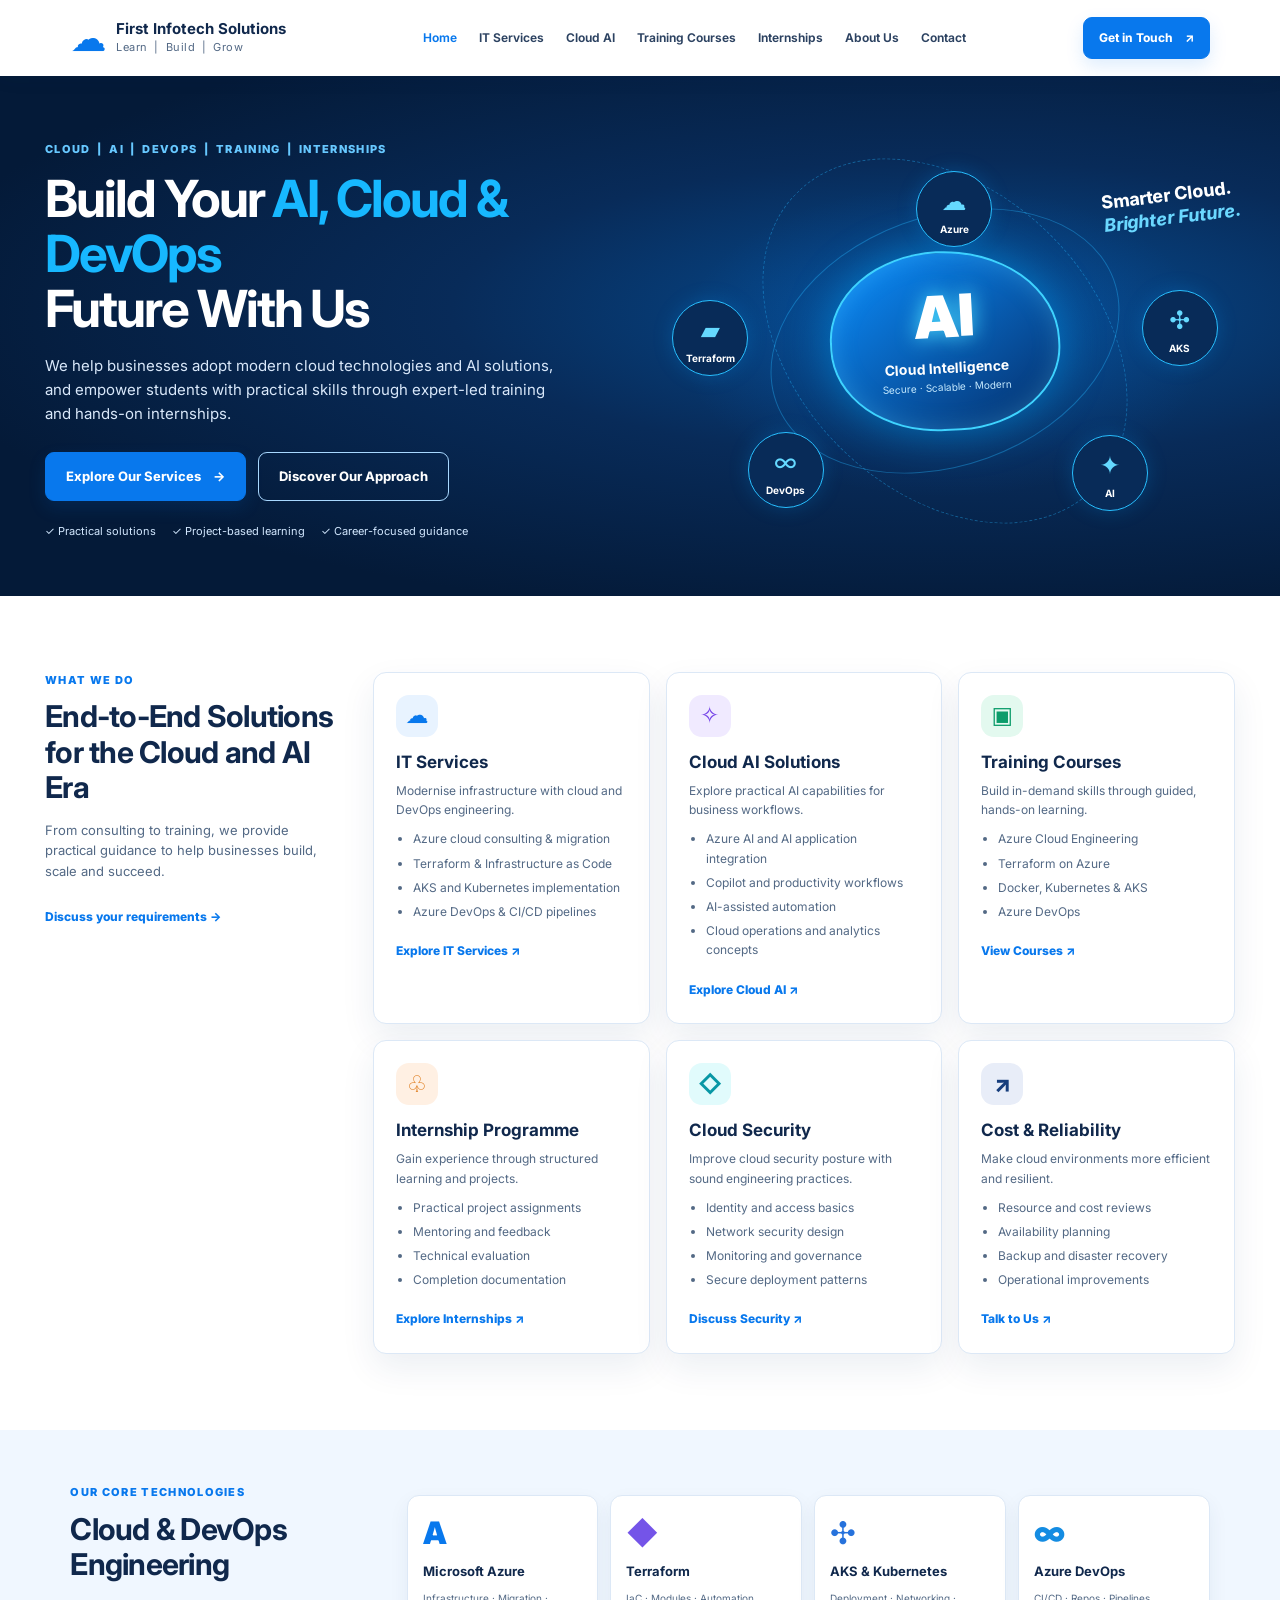
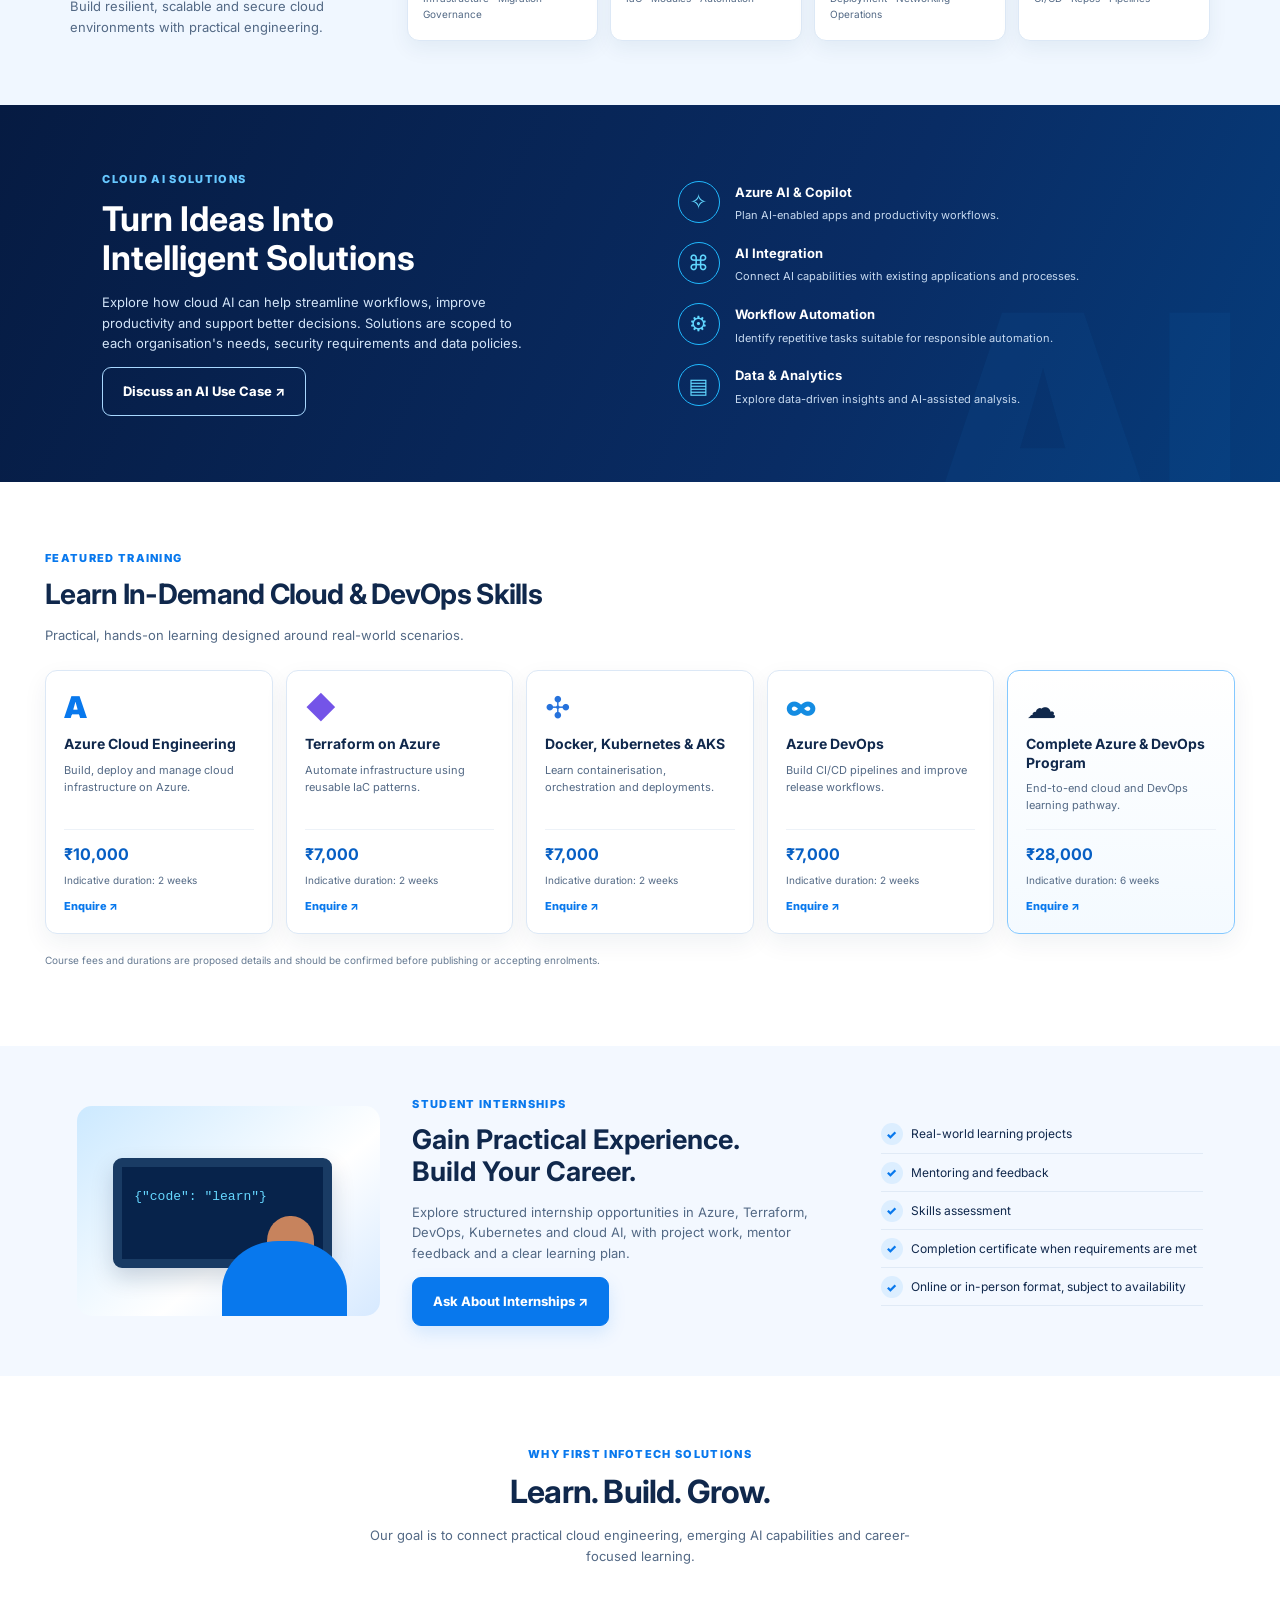
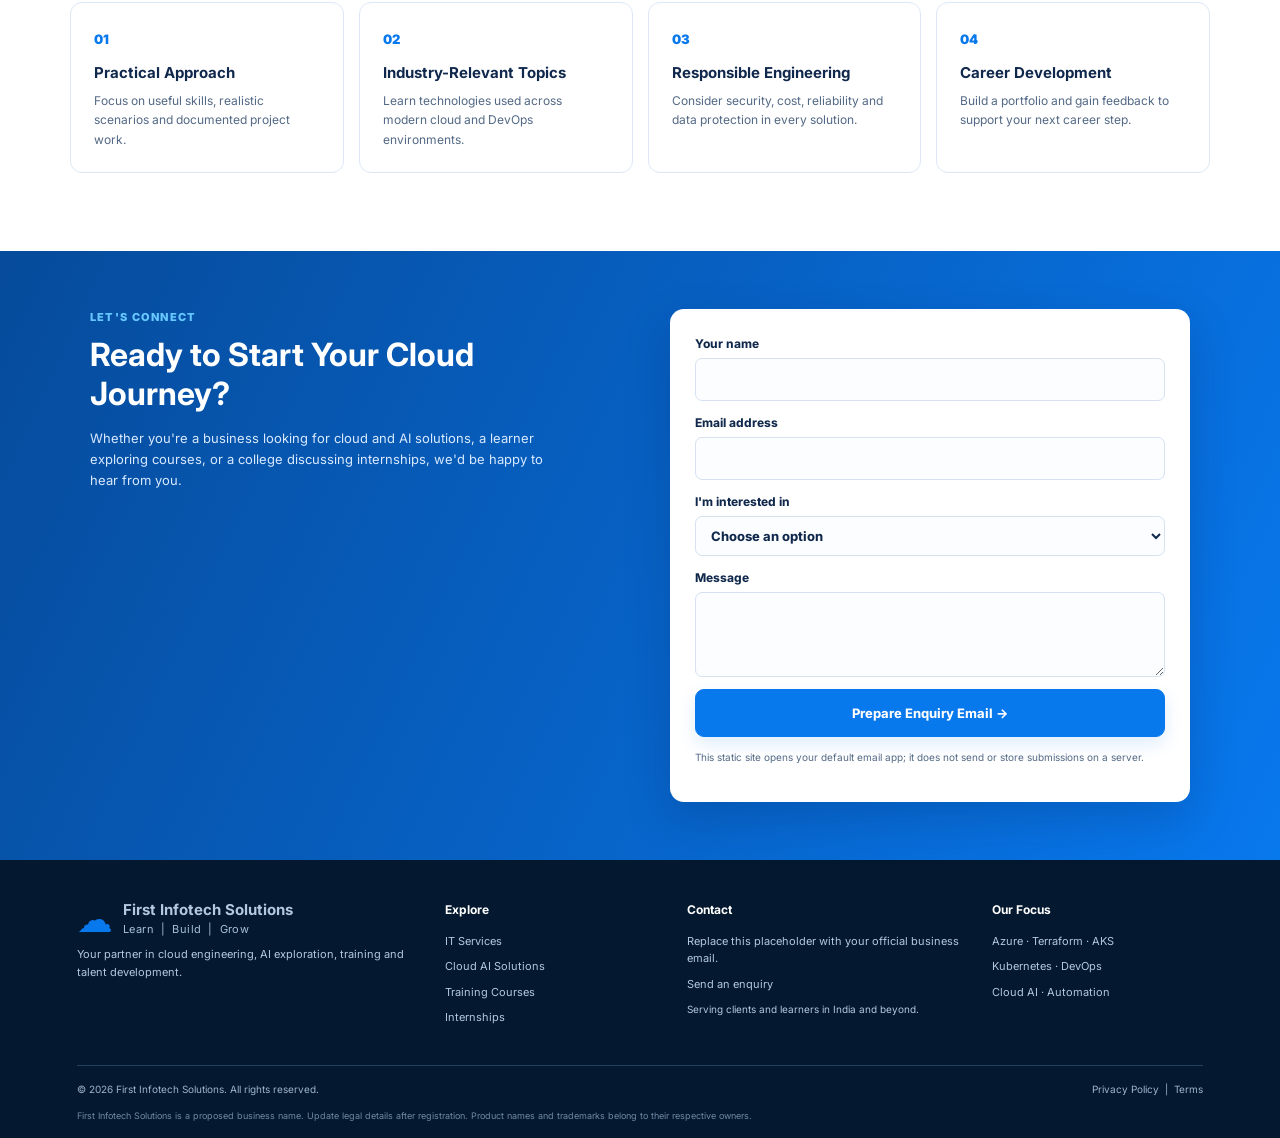
<file: index.html>
<!doctype html>
<html lang="en">
<head>
  <meta charset="utf-8">
  <meta name="viewport" content="width=device-width, initial-scale=1">
  <meta name="description" content="First Infotech Solutions provides Azure, DevOps, Cloud AI solutions, professional training, and practical internship programmes.">
  <title>First Infotech Solutions | Cloud, AI, DevOps & Training</title>
  <link rel="icon" href="assets/favicon.svg" type="image/svg+xml">
  <link rel="preconnect" href="https://fonts.googleapis.com">
  <link rel="preconnect" href="https://fonts.gstatic.com" crossorigin>
  <link href="https://fonts.googleapis.com/css2?family=Inter:wght@400;500;600;700;800&family=Manrope:wght@500;600;700;800&display=swap" rel="stylesheet">
  <link rel="stylesheet" href="styles.css">
</head>
<body>
  <header class="site-header">
    <a class="brand" href="#home" aria-label="First Infotech Solutions home">
      <span class="brand-mark" aria-hidden="true">☁</span>
      <span><strong>First Infotech Solutions</strong><small>Learn&nbsp; | &nbsp;Build&nbsp; | &nbsp;Grow</small></span>
    </a>
    <button class="menu-toggle" aria-expanded="false" aria-controls="primary-nav">☰ <span class="sr-only">Toggle navigation</span></button>
    <nav id="primary-nav" class="nav">
      <a href="#home">Home</a><a href="#services">IT Services</a><a href="#ai">Cloud AI</a>
      <a href="#courses">Training Courses</a><a href="#internships">Internships</a><a href="#about">About Us</a><a href="#contact">Contact</a>
    </nav>
    <a class="button button-small header-cta" href="#contact">Get in Touch <span>↗</span></a>
  </header>

  <main>
    <section id="home" class="hero">
      <div class="hero-grid">
        <div class="hero-copy">
          <p class="eyebrow light">CLOUD&nbsp; | &nbsp;AI&nbsp; | &nbsp;DEVOPS&nbsp; | &nbsp;TRAINING&nbsp; | &nbsp;INTERNSHIPS</p>
          <h1>Build Your <span>AI, Cloud & DevOps</span><br>Future With Us</h1>
          <p class="hero-lead">We help businesses adopt modern cloud technologies and AI solutions, and empower students with practical skills through expert-led training and hands-on internships.</p>
          <div class="hero-actions"><a class="button" href="#services">Explore Our Services <span>→</span></a><a class="button button-outline" href="#about">Discover Our Approach</a></div>
          <div class="hero-points"><span>✓ Practical solutions</span><span>✓ Project-based learning</span><span>✓ Career-focused guidance</span></div>
        </div>
        <div class="hero-art" aria-label="Cloud and AI technology illustration">
          <div class="orbit orbit-one"></div><div class="orbit orbit-two"></div>
          <div class="cloud-core"><span class="ai-symbol">AI</span><strong>Cloud Intelligence</strong><small>Secure · Scalable · Modern</small></div>
          <div class="tech-node node-top">☁<small>Azure</small></div>
          <div class="tech-node node-left">▰<small>Terraform</small></div>
          <div class="tech-node node-right">✣<small>AKS</small></div>
          <div class="tech-node node-bottom-left">∞<small>DevOps</small></div>
          <div class="tech-node node-bottom-right">✦<small>AI</small></div>
          <div class="hero-tagline">Smarter Cloud.<br><em>Brighter Future.</em></div>
        </div>
      </div>
    </section>

    <section id="services" class="section">
      <div class="section-heading">
        <p class="eyebrow">WHAT WE DO</p><h2>End-to-End Solutions<br>for the Cloud and AI Era</h2>
        <p>From consulting to training, we provide practical guidance to help businesses build, scale and succeed.</p>
        <a class="text-link" href="#contact">Discuss your requirements →</a>
      </div>
      <div class="service-grid">
        <article class="service-card blue"><span class="icon">☁</span><h3>IT Services</h3><p>Modernise infrastructure with cloud and DevOps engineering.</p><ul><li>Azure cloud consulting & migration</li><li>Terraform & Infrastructure as Code</li><li>AKS and Kubernetes implementation</li><li>Azure DevOps & CI/CD pipelines</li></ul><a href="#contact" class="card-link">Explore IT Services ↗</a></article>
        <article class="service-card purple"><span class="icon">✧</span><h3>Cloud AI Solutions</h3><p>Explore practical AI capabilities for business workflows.</p><ul><li>Azure AI and AI application integration</li><li>Copilot and productivity workflows</li><li>AI-assisted automation</li><li>Cloud operations and analytics concepts</li></ul><a href="#ai" class="card-link">Explore Cloud AI ↗</a></article>
        <article class="service-card green"><span class="icon">▣</span><h3>Training Courses</h3><p>Build in-demand skills through guided, hands-on learning.</p><ul><li>Azure Cloud Engineering</li><li>Terraform on Azure</li><li>Docker, Kubernetes & AKS</li><li>Azure DevOps</li></ul><a href="#courses" class="card-link">View Courses ↗</a></article>
        <article class="service-card orange"><span class="icon">♧</span><h3>Internship Programme</h3><p>Gain experience through structured learning and projects.</p><ul><li>Practical project assignments</li><li>Mentoring and feedback</li><li>Technical evaluation</li><li>Completion documentation</li></ul><a href="#internships" class="card-link">Explore Internships ↗</a></article>
        <article class="service-card teal"><span class="icon">◇</span><h3>Cloud Security</h3><p>Improve cloud security posture with sound engineering practices.</p><ul><li>Identity and access basics</li><li>Network security design</li><li>Monitoring and governance</li><li>Secure deployment patterns</li></ul><a href="#contact" class="card-link">Discuss Security ↗</a></article>
        <article class="service-card navy"><span class="icon">↗</span><h3>Cost & Reliability</h3><p>Make cloud environments more efficient and resilient.</p><ul><li>Resource and cost reviews</li><li>Availability planning</li><li>Backup and disaster recovery</li><li>Operational improvements</li></ul><a href="#contact" class="card-link">Talk to Us ↗</a></article>
      </div>
    </section>

    <section class="tech-strip">
      <div class="strip-intro"><p class="eyebrow">OUR CORE TECHNOLOGIES</p><h2>Cloud & DevOps<br>Engineering</h2><p>Build resilient, scalable and secure cloud environments with practical engineering.</p></div>
      <div class="tech-list">
        <div class="tech-card"><span class="tech-logo azure">A</span><strong>Microsoft Azure</strong><small>Infrastructure · Migration · Governance</small></div>
        <div class="tech-card"><span class="tech-logo terraform">◆</span><strong>Terraform</strong><small>IaC · Modules · Automation</small></div>
        <div class="tech-card"><span class="tech-logo k8s">✣</span><strong>AKS & Kubernetes</strong><small>Deployment · Networking · Operations</small></div>
        <div class="tech-card"><span class="tech-logo devops">∞</span><strong>Azure DevOps</strong><small>CI/CD · Repos · Pipelines</small></div>
      </div>
    </section>

    <section id="ai" class="ai-section">
      <div class="ai-copy"><p class="eyebrow light">CLOUD AI SOLUTIONS</p><h2>Turn Ideas Into<br>Intelligent Solutions</h2><p>Explore how cloud AI can help streamline workflows, improve productivity and support better decisions. Solutions are scoped to each organisation's needs, security requirements and data policies.</p><a class="button button-outline" href="#contact">Discuss an AI Use Case ↗</a></div>
      <div class="ai-capabilities">
        <article><span>✧</span><div><strong>Azure AI & Copilot</strong><p>Plan AI-enabled apps and productivity workflows.</p></div></article>
        <article><span>⌘</span><div><strong>AI Integration</strong><p>Connect AI capabilities with existing applications and processes.</p></div></article>
        <article><span>⚙</span><div><strong>Workflow Automation</strong><p>Identify repetitive tasks suitable for responsible automation.</p></div></article>
        <article><span>▤</span><div><strong>Data & Analytics</strong><p>Explore data-driven insights and AI-assisted analysis.</p></div></article>
      </div>
      <div class="ai-glow" aria-hidden="true">AI</div>
    </section>

    <section id="courses" class="section courses-section">
      <div class="courses-heading"><p class="eyebrow">FEATURED TRAINING</p><h2>Learn In-Demand Cloud & DevOps Skills</h2><p>Practical, hands-on learning designed around real-world scenarios.</p></div>
      <div class="course-grid">
        <article class="course-card"><span class="course-symbol azure">A</span><h3>Azure Cloud Engineering</h3><p>Build, deploy and manage cloud infrastructure on Azure.</p><div class="course-meta"><strong>₹10,000</strong><small>Indicative duration: 2 weeks</small></div><a href="#contact">Enquire ↗</a></article>
        <article class="course-card"><span class="course-symbol terraform">◆</span><h3>Terraform on Azure</h3><p>Automate infrastructure using reusable IaC patterns.</p><div class="course-meta"><strong>₹7,000</strong><small>Indicative duration: 2 weeks</small></div><a href="#contact">Enquire ↗</a></article>
        <article class="course-card"><span class="course-symbol k8s">✣</span><h3>Docker, Kubernetes & AKS</h3><p>Learn containerisation, orchestration and deployments.</p><div class="course-meta"><strong>₹7,000</strong><small>Indicative duration: 2 weeks</small></div><a href="#contact">Enquire ↗</a></article>
        <article class="course-card"><span class="course-symbol devops">∞</span><h3>Azure DevOps</h3><p>Build CI/CD pipelines and improve release workflows.</p><div class="course-meta"><strong>₹7,000</strong><small>Indicative duration: 2 weeks</small></div><a href="#contact">Enquire ↗</a></article>
        <article class="course-card featured"><span class="course-symbol cloud">☁</span><h3>Complete Azure & DevOps Program</h3><p>End-to-end cloud and DevOps learning pathway.</p><div class="course-meta"><strong>₹28,000</strong><small>Indicative duration: 6 weeks</small></div><a href="#contact">Enquire ↗</a></article>
      </div>
      <p class="fine-print">Course fees and durations are proposed details and should be confirmed before publishing or accepting enrolments.</p>
    </section>

    <section id="internships" class="internship-section">
      <div class="student-illustration" aria-hidden="true"><div class="screen">{"code": "learn"}</div><div class="person-head"></div><div class="person-body"></div></div>
      <div class="internship-copy"><p class="eyebrow">STUDENT INTERNSHIPS</p><h2>Gain Practical Experience.<br>Build Your Career.</h2><p>Explore structured internship opportunities in Azure, Terraform, DevOps, Kubernetes and cloud AI, with project work, mentor feedback and a clear learning plan.</p><a class="button" href="#contact">Ask About Internships ↗</a></div>
      <ul class="internship-benefits"><li>Real-world learning projects</li><li>Mentoring and feedback</li><li>Skills assessment</li><li>Completion certificate when requirements are met</li><li>Online or in-person format, subject to availability</li></ul>
    </section>

    <section id="about" class="about-section">
      <p class="eyebrow">WHY FIRST INFOTECH SOLUTIONS</p><h2>Learn. Build. Grow.</h2><p class="about-lead">Our goal is to connect practical cloud engineering, emerging AI capabilities and career-focused learning.</p>
      <div class="value-grid"><article><span>01</span><h3>Practical Approach</h3><p>Focus on useful skills, realistic scenarios and documented project work.</p></article><article><span>02</span><h3>Industry-Relevant Topics</h3><p>Learn technologies used across modern cloud and DevOps environments.</p></article><article><span>03</span><h3>Responsible Engineering</h3><p>Consider security, cost, reliability and data protection in every solution.</p></article><article><span>04</span><h3>Career Development</h3><p>Build a portfolio and gain feedback to support your next career step.</p></article></div>
    </section>

    <section id="contact" class="contact-section">
      <div><p class="eyebrow light">LET'S CONNECT</p><h2>Ready to Start Your Cloud Journey?</h2><p>Whether you're a business looking for cloud and AI solutions, a learner exploring courses, or a college discussing internships, we'd be happy to hear from you.</p></div>
      <form id="contact-form" class="contact-form">
        <label>Your name<input name="name" autocomplete="name" required maxlength="100"></label>
        <label>Email address<input type="email" name="email" autocomplete="email" required maxlength="150"></label>
        <label>I'm interested in<select name="interest" required><option value="">Choose an option</option><option>IT Services</option><option>Cloud AI Solutions</option><option>Training Courses</option><option>Student Internship</option><option>College Partnership</option><option>Other</option></select></label>
        <label>Message<textarea name="message" rows="3" required maxlength="2000"></textarea></label>
        <button class="button" type="submit">Prepare Enquiry Email →</button>
        <p class="form-note">This static site opens your default email app; it does not send or store submissions on a server.</p>
        <p id="form-status" class="form-status" role="status"></p>
      </form>
    </section>
  </main>

  <footer class="site-footer">
    <div class="footer-main"><div class="footer-brand"><a class="brand brand-footer" href="#home"><span class="brand-mark">☁</span><span><strong>First Infotech Solutions</strong><small>Learn&nbsp; | &nbsp;Build&nbsp; | &nbsp;Grow</small></span></a><p>Your partner in cloud engineering, AI exploration, training and talent development.</p></div>
      <div><h3>Explore</h3><a href="#services">IT Services</a><a href="#ai">Cloud AI Solutions</a><a href="#courses">Training Courses</a><a href="#internships">Internships</a></div>
      <div><h3>Contact</h3><p>Replace this placeholder with your official business email.</p><a href="#contact">Send an enquiry</a><p class="small">Serving clients and learners in India and beyond.</p></div>
      <div><h3>Our Focus</h3><p>Azure · Terraform · AKS</p><p>Kubernetes · DevOps</p><p>Cloud AI · Automation</p></div>
    </div>
    <div class="footer-bottom"><span>© <span id="year"></span> First Infotech Solutions. All rights reserved.</span><span>Privacy Policy&nbsp; | &nbsp;Terms</span></div>
    <p class="legal-note">First Infotech Solutions is a proposed business name. Update legal details after registration. Product names and trademarks belong to their respective owners.</p>
  </footer>
  <script src="script.js"></script>
</body>
</html>
</file>
<file: styles.css>
:root{--navy:#061b3c;--blue:#0878ed;--cyan:#12b8ff;--ink:#10284c;--muted:#536985;--pale:#f2f8ff;--line:#dce8f6;--white:#fff;--shadow:0 14px 34px rgba(8,49,100,.08)}*{box-sizing:border-box}html{scroll-behavior:smooth;scroll-padding-top:90px}body{margin:0;font-family:Inter,ui-sans-serif,system-ui,-apple-system,BlinkMacSystemFont,"Segoe UI",sans-serif;color:var(--ink);line-height:1.6}a{color:inherit;text-decoration:none}button,input,select,textarea{font:inherit}.sr-only{position:absolute;width:1px;height:1px;padding:0;margin:-1px;overflow:hidden;clip:rect(0,0,0,0);white-space:nowrap;border:0}.site-header{height:76px;display:flex;align-items:center;justify-content:space-between;gap:24px;padding:0 max(5.5vw,24px);background:#fff;position:sticky;top:0;z-index:20;box-shadow:0 3px 18px #082b5010}.brand{display:flex;align-items:center;gap:10px;min-width:235px}.brand-mark{font-size:36px;color:var(--blue);line-height:1}.brand strong,.brand small{display:block}.brand strong{font-size:15px;line-height:1.35}.brand small{font-size:11px;color:var(--muted);letter-spacing:.04em}.nav{display:flex;align-items:center;gap:22px}.nav a{font-size:12px;font-weight:650;color:#2c4261;white-space:nowrap}.nav a:hover,.nav a:focus,.nav a:first-child{color:var(--blue)}.button{display:inline-flex;justify-content:center;align-items:center;gap:12px;padding:13px 20px;border:1px solid var(--blue);border-radius:9px;background:var(--blue);color:white;font-weight:750;font-size:13px;box-shadow:0 7px 18px #0878ed22;cursor:pointer;transition:.2s}.button:hover{transform:translateY(-2px);background:#0066d7}.button-small{font-size:12px;padding:10px 15px;white-space:nowrap}.button-outline{background:transparent;border-color:#a8d8ff;color:white;box-shadow:none}.button-outline:hover{background:#ffffff15}.menu-toggle{display:none;background:none;border:0;font-size:25px;color:var(--ink)}.hero{background:radial-gradient(ellipse at 74% 45%,#064c91 0,#082b59 37%,#041a38 78%);color:#fff;overflow:hidden;position:relative}.hero-grid{max-width:1250px;min-height:470px;margin:auto;padding:65px 30px 55px;display:grid;grid-template-columns:1fr 1fr;align-items:center;gap:30px}.hero-copy{position:relative;z-index:2}.eyebrow{font-size:11px;font-weight:850;letter-spacing:.12em;color:var(--blue);margin:0 0 10px}.eyebrow.light{color:#67c8ff}.hero h1{font-size:clamp(36px,4vw,56px);line-height:1.08;letter-spacing:-.04em;margin:12px 0 18px}.hero h1 span{color:#17b8ff}.hero-lead{max-width:520px;color:#d9e8fa;font-size:15px}.hero-actions{display:flex;gap:12px;flex-wrap:wrap;margin:26px 0 22px}.hero-points{display:flex;gap:16px;flex-wrap:wrap;color:#d3e8ff;font-size:11px}.hero-art{min-height:340px;position:relative;display:flex;align-items:center;justify-content:center;background:radial-gradient(ellipse,#0878ed42 0,transparent 65%)}.cloud-core{position:relative;z-index:2;width:230px;height:180px;border-radius:48% 52% 45% 48%;display:flex;flex-direction:column;align-items:center;justify-content:center;background:linear-gradient(145deg,#0b8fff,#052d68);border:2px solid #3ed3ff;box-shadow:0 0 45px #00aaff7a,inset 0 0 25px #61d7ff45;transform:rotate(-3deg)}.ai-symbol{font-size:58px;line-height:1;font-weight:900;color:#fff;text-shadow:0 0 20px #4ddcff}.cloud-core strong{font-size:14px;margin-top:12px}.cloud-core small{font-size:10px;color:#c5eaff}.orbit{position:absolute;border:1px solid #26b7ff60;border-radius:50%;width:360px;height:250px;transform:rotate(-20deg)}.orbit-two{width:420px;height:300px;transform:rotate(45deg);border-style:dashed}.tech-node{position:absolute;z-index:3;width:76px;height:76px;display:flex;align-items:center;justify-content:center;flex-direction:column;border-radius:50%;background:#082b58;border:1px solid #28bfff;box-shadow:0 0 20px #009dff35;color:#65d9ff;font-size:25px}.tech-node small{font-size:10px;color:white;font-weight:700}.node-top{top:0;left:45%}.node-left{left:3%;top:38%}.node-right{right:3%;top:35%}.node-bottom-left{left:16%;bottom:1%}.node-bottom-right{right:15%;bottom:0}.hero-tagline{position:absolute;right:-5px;top:12px;font-size:18px;font-weight:750;line-height:1.3;transform:rotate(-7deg)}.hero-tagline em{color:#6bd8ff}.section{max-width:1250px;margin:auto;padding:76px 30px}.section-heading{max-width:290px;float:left;margin-right:38px}.section-heading h2,.strip-intro h2,.courses-heading h2,.about-section h2{font-size:30px;line-height:1.18;letter-spacing:-.025em;margin:0 0 14px}.section-heading p:not(.eyebrow),.strip-intro p:not(.eyebrow),.courses-heading p:not(.eyebrow){font-size:13px;color:var(--muted)}.text-link,.card-link{color:var(--blue);font-weight:800;font-size:12px;display:inline-block;margin-top:12px}.service-grid{display:grid;grid-template-columns:repeat(3,minmax(0,1fr));gap:16px}.service-card{padding:22px;border:1px solid var(--line);border-radius:13px;background:#fff;box-shadow:var(--shadow);min-height:260px}.service-card .icon{display:grid;place-items:center;width:42px;height:42px;border-radius:13px;background:#e8f3ff;color:var(--blue);font-size:23px;font-weight:800}.service-card.purple .icon{background:#f0eaff;color:#7443e8}.service-card.green .icon{background:#e3f9ef;color:#0b9c6a}.service-card.orange .icon{background:#fff0e3;color:#df7b1b}.service-card.teal .icon{background:#e1fbfc;color:#0897a5}.service-card.navy .icon{background:#e8edf8;color:#173e7d}.service-card h3{margin:12px 0 5px;font-size:17px}.service-card p,.service-card li{font-size:12px;color:var(--muted)}.service-card p{margin:0 0 10px}.service-card ul{padding-left:17px;margin:8px 0}.service-card li{margin:5px 0}.tech-strip{padding:54px max(5.5vw,24px);background:#f0f7ff;display:grid;grid-template-columns:minmax(210px, .75fr) 2fr;gap:35px;align-items:center}.strip-intro{max-width:300px}.tech-list{display:grid;grid-template-columns:repeat(4,minmax(0,1fr));gap:12px}.tech-card{background:#fff;border:1px solid var(--line);border-radius:12px;padding:18px 15px;min-height:145px;box-shadow:0 8px 20px #163a6410}.tech-logo,.course-symbol{display:block;font-size:31px;font-weight:900;line-height:1.2;margin-bottom:10px}.azure{color:#0878ed}.terraform{color:#7454e8}.k8s{color:#2672dc}.devops{color:#148ce2}.tech-card strong,.tech-card small{display:block}.tech-card strong{font-size:13px}.tech-card small{font-size:10px;color:var(--muted);margin-top:8px}.ai-section{position:relative;overflow:hidden;background:linear-gradient(115deg,#061b42,#092c64 65%,#063c7b);color:white;padding:66px max(8vw,30px);display:grid;grid-template-columns:1.05fr 1fr;gap:50px;align-items:center}.ai-copy,.ai-capabilities{position:relative;z-index:2}.ai-copy h2{font-size:34px;line-height:1.15;margin:0 0 15px}.ai-copy p:not(.eyebrow){font-size:13px;color:#d2e4f8;max-width:430px}.ai-capabilities{display:grid;gap:15px}.ai-capabilities article{display:flex;align-items:center;gap:15px}.ai-capabilities article>span{display:grid;place-items:center;width:42px;height:42px;border-radius:50%;border:1px solid #20b9ff;color:#61d7ff;font-size:21px;flex-shrink:0}.ai-capabilities strong{font-size:13px}.ai-capabilities p{margin:3px 0 0;font-size:11px;color:#c6d9f0}.ai-glow{position:absolute;right:3%;bottom:-90px;font-size:300px;font-weight:900;color:#159dff0d;line-height:1}.courses-section{padding-top:68px;padding-bottom:68px}.courses-heading{margin-bottom:25px}.courses-heading h2{font-size:28px}.course-grid{display:grid;grid-template-columns:repeat(5,minmax(0,1fr));gap:13px}.course-card{border:1px solid var(--line);border-radius:12px;padding:18px;background:#fff;box-shadow:0 9px 24px #082b5010;display:flex;flex-direction:column;min-height:240px}.course-card.featured{border-color:#84c8ff;background:linear-gradient(#fff,#f4faff)}.course-symbol{font-size:30px}.course-card h3{font-size:14px;line-height:1.3;margin:0 0 8px}.course-card p{font-size:11px;color:var(--muted);margin:0 0 14px}.course-meta{margin-top:auto;border-top:1px solid #edf2f8;padding-top:12px}.course-meta strong,.course-meta small{display:block}.course-meta strong{color:#075fc4;font-size:16px}.course-meta small{font-size:10px;color:var(--muted);margin-top:4px}.course-card>a{font-size:11px;font-weight:800;color:var(--blue);margin-top:10px}.fine-print{font-size:10px;color:#667a92;margin-top:18px}.internship-section{background:#f3f8ff;display:grid;grid-template-columns:.8fr 1.15fr .85fr;align-items:center;gap:32px;padding:50px max(6vw,25px)}.student-illustration{height:210px;position:relative;overflow:hidden;border-radius:15px;background:linear-gradient(140deg,#cce9ff,#fff 60%,#d6e9ff);display:flex;align-items:flex-end;justify-content:center}.screen{position:absolute;left:12%;top:25%;width:72%;height:52%;border:9px solid #193b64;border-radius:9px;background:#07234b;color:#66d7ff;font:13px monospace;padding:22px 12px;box-shadow:0 10px 22px #082b5030}.person-head{position:absolute;bottom:48px;right:22%;width:47px;height:52px;border-radius:48% 48% 42% 42%;background:#c7835d;z-index:2}.person-body{position:absolute;bottom:-35px;right:11%;width:125px;height:110px;border-radius:45% 45% 0 0;background:#0878ed;z-index:2}.internship-copy h2{font-size:27px;line-height:1.2;margin:0 0 12px}.internship-copy p:not(.eyebrow){font-size:13px;color:var(--muted)}.internship-benefits{padding:0;list-style:none}.internship-benefits li{position:relative;padding:9px 0 9px 30px;font-size:12px;border-bottom:1px solid #e0eaf6}.internship-benefits li:before{content:"✓";position:absolute;left:0;top:8px;display:grid;place-items:center;width:22px;height:22px;border-radius:50%;background:#dceeff;color:var(--blue);font-weight:900}.about-section{text-align:center;padding:70px 30px 78px;max-width:1200px;margin:auto}.about-section h2{font-size:32px}.about-lead{max-width:560px;margin:0 auto;color:var(--muted);font-size:13px}.value-grid{display:grid;grid-template-columns:repeat(4,1fr);gap:15px;text-align:left;margin-top:35px}.value-grid article{padding:23px;border:1px solid var(--line);border-radius:12px}.value-grid article>span{font-size:13px;color:var(--blue);font-weight:900}.value-grid h3{font-size:15px;margin:10px 0 6px}.value-grid p{font-size:12px;color:var(--muted);margin:0}.contact-section{background:linear-gradient(115deg,#064b9b,#0878ed);color:white;padding:58px max(7vw,28px);display:grid;grid-template-columns:1fr 1fr;gap:60px;align-items:start}.contact-section h2{font-size:32px;line-height:1.2;margin:0 0 15px}.contact-section>div>p:not(.eyebrow){max-width:470px;color:#d9eaff;font-size:13px}.contact-form{background:white;color:var(--ink);border-radius:14px;padding:25px;display:grid;gap:12px;box-shadow:0 18px 45px #001d4d35}.contact-form label{display:grid;gap:5px;font-size:12px;font-weight:750}.contact-form input,.contact-form select,.contact-form textarea{width:100%;padding:10px 11px;border:1px solid #d6e2f1;border-radius:7px;color:var(--ink);background:#fbfdff;font-size:13px}.contact-form input:focus,.contact-form select:focus,.contact-form textarea:focus{outline:2px solid #83c5ff;border-color:var(--blue)}.contact-form .button{width:100%}.form-note,.form-status{font-size:10px;color:var(--muted);margin:0}.site-footer{background:#04182f;color:#dce9f8;padding:40px max(6vw,25px) 15px}.footer-main{display:grid;grid-template-columns:1.6fr 1fr 1.3fr 1fr;gap:30px;max-width:1250px;margin:auto}.brand-footer{color:white}.brand-footer small{color:#a7bfd9}.footer-brand p,.footer-main>div>p,.footer-main>div>a{font-size:11px;color:#b4c8df}.footer-main>div>h3{font-size:12px;color:#fff;margin:0 0 13px}.footer-main>div:not(:first-child)>a{display:block;margin:8px 0}.footer-main p{margin:8px 0}.footer-main .small{font-size:10px}.footer-bottom{max-width:1250px;margin:30px auto 0;border-top:1px solid #24405d;padding-top:15px;display:flex;justify-content:space-between;gap:15px;font-size:10px;color:#9eb5ce}.legal-note{max-width:1250px;margin:12px auto 0;font-size:9px;color:#7189a5}.menu-open{display:flex}@media(max-width:1100px){.site-header{gap:14px;padding:0 24px}.brand{min-width:200px}.nav{gap:12px}.nav a{font-size:11px}.header-cta{display:none}.section-heading{float:none;max-width:700px;margin:0 0 25px}.tech-strip{grid-template-columns:1fr}.strip-intro{max-width:600px}.service-card{min-height:245px}.course-grid{grid-template-columns:repeat(3,1fr)}.internship-section{grid-template-columns:.8fr 1.2fr}.internship-benefits{grid-column:2}.footer-main{grid-template-columns:repeat(2,1fr)}}@media(max-width:760px){.site-header{height:68px;padding:0 18px}.brand{min-width:0}.brand-mark{font-size:30px}.brand strong{font-size:13px}.brand small{font-size:10px}.menu-toggle{display:block;margin-left:auto}.nav{display:none;position:absolute;top:68px;left:0;right:0;background:white;padding:15px 22px 20px;box-shadow:0 12px 20px #001b381c;flex-direction:column;align-items:stretch;gap:0}.nav.menu-open{display:flex}.nav a{padding:11px 4px;border-bottom:1px solid #eef3f8;font-size:13px}.hero-grid{grid-template-columns:1fr;padding:48px 22px 25px;gap:8px}.hero h1{font-size:39px}.hero-lead{font-size:14px}.hero-art{min-height:290px;transform:scale(.9);margin:-5px 0}.hero-tagline{right:0;font-size:14px}.section{padding:50px 20px}.section-heading h2,.strip-intro h2{font-size:27px}.service-grid{grid-template-columns:1fr}.service-card{min-height:0}.tech-strip{padding:45px 20px}.tech-list{grid-template-columns:repeat(2,1fr)}.ai-section{grid-template-columns:1fr;padding:48px 22px;gap:30px}.ai-copy h2{font-size:30px}.courses-section{padding:48px 20px}.course-grid{grid-template-columns:repeat(2,minmax(0,1fr))}.course-card{padding:15px;min-height:235px}.course-card h3{font-size:13px}.internship-section{grid-template-columns:1fr;padding:40px 20px;gap:22px}.student-illustration{max-height:180px}.internship-benefits{grid-column:auto}.about-section{padding:50px 20px}.value-grid{grid-template-columns:1fr 1fr}.contact-section{grid-template-columns:1fr;padding:45px 20px;gap:25px}.contact-section h2{font-size:29px}.contact-form{padding:19px}.footer-main{grid-template-columns:1fr 1fr;gap:25px 18px}.footer-bottom{flex-direction:column}.legal-note{line-height:1.5}}@media(max-width:390px){.brand strong{font-size:11px}.brand small{font-size:9px}.hero h1{font-size:34px}.course-grid,.value-grid{grid-template-columns:1fr}.hero-points{gap:8px}.hero-actions .button{width:100%}.tech-node{width:65px;height:65px}.cloud-core{width:200px;height:160px}}
</file>
